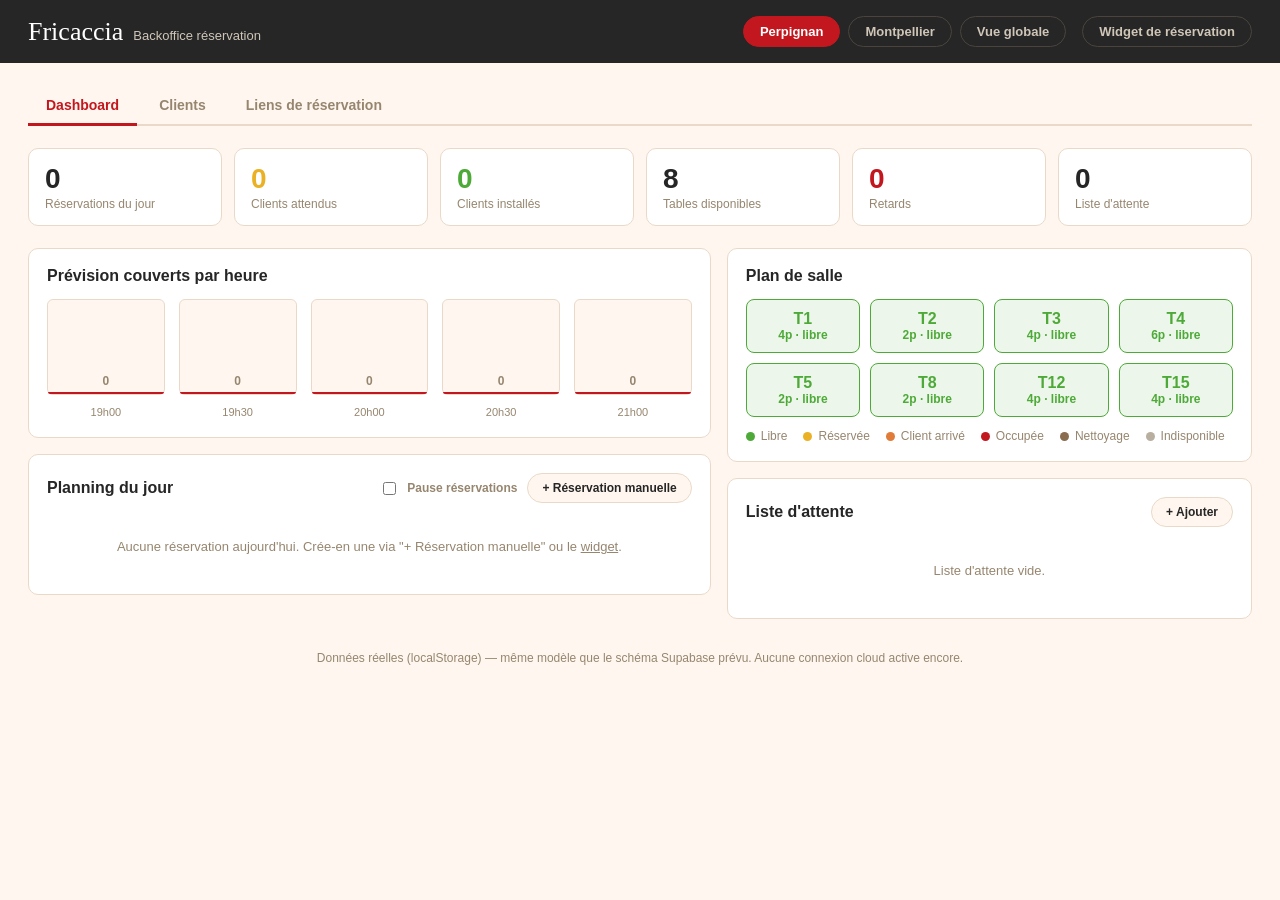
<file: mockup/dashboard-before.html>
<!DOCTYPE html>
<html lang="fr">
<head>
<meta charset="UTF-8">
<meta name="viewport" content="width=device-width, initial-scale=1.0">
<title>Fricaccia — BackOffice réservation</title>
<style>
  @font-face{font-family:'Aloevera';src:url('https://fricaccia.fr/wp-content/uploads/2025/06/AloeveraDisplay-Regular.woff') format('woff');font-weight:400;font-display:swap;}
  @font-face{font-family:'Aloevera';src:url('https://fricaccia.fr/wp-content/uploads/2025/06/AloeveraDisplay-Medium.woff') format('woff');font-weight:500;font-display:swap;}
  @font-face{font-family:'Aloevera';src:url('https://fricaccia.fr/wp-content/uploads/2025/06/AloeveraDisplay-SemiBold.woff') format('woff');font-weight:600;font-display:swap;}
  @font-face{font-family:'Aloevera';src:url('https://fricaccia.fr/wp-content/uploads/2025/06/AloeveraDisplay-Bold.woff') format('woff');font-weight:700;font-display:swap;}
  @font-face{font-family:'Aloevera';src:url('https://fricaccia.fr/wp-content/uploads/2025/06/AloeveraDisplay-ExtraBold.woff') format('woff');font-weight:800;font-display:swap;}
  @font-face{font-family:'Candery';src:url('https://fricaccia.fr/wp-content/uploads/2025/06/Candery-Regular.woff') format('woff');font-weight:400;font-display:swap;}

  :root{
    /* Palette réelle Fricaccia (extraite du CSS Elementor du site) */
    --sugo:#C3171F;       /* rouge tomate — accent primaire */
    --char:#262626;       /* charbon — texte, bandeau comptoir */
    --paper:#FFF7EF;      /* semoule — fond de travail */
    --paper2:#FFFFFF;     /* cartes */
    --basil:#4DAA38;      /* basilic — dispo / ok */
    --amber:#EBB125;      /* crôute dorée — réservé / attention */
    --peach:#FFBC7D;      /* pêche — accent doux */
    --border:#EAD9C8;     /* liseré chaud */
    --muted:#96866f;      /* taupe chaud — texte secondaire */

    --libre:var(--basil); --reservee:var(--amber); --arrive:#E07B39;
    --occupee:var(--sugo); --nettoyage:#8A6C4E; --indispo:#B9AFA0;
  }
  *{box-sizing:border-box;}
  body{margin:0;font-family:'Aloevera',-apple-system,sans-serif;background:var(--paper);color:var(--char);}

  header{display:flex;align-items:center;justify-content:space-between;padding:16px 28px;background:var(--char);}
  .brand{display:flex;align-items:baseline;gap:10px;}
  .brand .word{font-family:'Candery',cursive;font-size:26px;color:#fff;line-height:1;}
  .brand .sub{font-size:13px;color:#cfc6b8;font-weight:500;}
  .switch{display:flex;gap:8px;align-items:center;}
  .switch button{background:transparent;border:1px solid #4a443c;color:#cfc6b8;padding:7px 16px;border-radius:20px;font-size:13px;font-weight:600;cursor:pointer;font-family:'Aloevera',sans-serif;}
  .switch button.active{background:var(--sugo);color:#fff;border-color:var(--sugo);}
  .switch a.booking-link{color:#cfc6b8;text-decoration:none;font-size:13px;margin-left:8px;padding:7px 16px;border:1px solid #4a443c;border-radius:20px;font-weight:600;}
  .switch a.booking-link:hover{color:#fff;border-color:var(--amber);}

  .tabs{display:flex;gap:4px;margin-bottom:22px;border-bottom:2px solid var(--border);}
  .tabs button{background:none;border:none;color:var(--muted);padding:10px 18px;font-size:14px;font-weight:600;cursor:pointer;border-bottom:3px solid transparent;font-family:'Aloevera',sans-serif;margin-bottom:-2px;}
  .tabs button.active{color:var(--sugo);border-bottom-color:var(--sugo);}
  .view{display:none;}
  .view.active{display:block;}
  main{padding:24px 28px;max-width:1400px;margin:0 auto;}

  .kpis{display:grid;grid-template-columns:repeat(6,1fr);gap:12px;margin-bottom:22px;}
  .kpi{background:var(--paper2);border:1px solid var(--border);border-radius:10px;padding:14px 16px;}
  .kpi .val{font-size:28px;font-weight:800;font-family:'Aloevera',sans-serif;color:var(--char);}
  .kpi .lbl{font-size:12px;color:var(--muted);margin-top:2px;}
  .kpi.warn .val{color:var(--amber);}
  .kpi.bad .val{color:var(--sugo);}
  .kpi.good .val{color:var(--basil);}

  .grid2{display:grid;grid-template-columns:1.3fr 1fr;gap:16px;}
  .card{background:var(--paper2);border:1px solid var(--border);border-radius:10px;padding:18px;margin-bottom:16px;}
  .card h2{font-size:16px;margin:0 0 14px;color:var(--char);font-weight:700;font-family:'Aloevera',sans-serif;}

  .forecast{display:flex;gap:14px;align-items:flex-end;height:120px;margin-top:4px;padding-bottom:24px;}
  .bar{flex:1;height:100%;background:var(--paper);border:1px solid var(--border);border-radius:6px;position:relative;display:flex;align-items:flex-end;justify-content:center;overflow:visible;}
  .bar .fill{width:100%;background:var(--sugo);border-radius:0 0 6px 6px;min-height:2px;position:relative;}
  .bar .lbl{position:absolute;bottom:-24px;left:50%;transform:translateX(-50%);font-size:11px;color:var(--muted);white-space:nowrap;}
  .bar .cnt{position:absolute;left:50%;transform:translateX(-50%);font-size:12px;font-weight:700;color:var(--char);white-space:nowrap;}
  .bar .cnt.zero{color:var(--muted);font-weight:600;}

  table{width:100%;border-collapse:collapse;font-size:13px;}
  th{text-align:left;color:var(--muted);font-weight:600;padding:7px 8px;border-bottom:1px solid var(--border);font-size:12px;}
  td{padding:9px 8px;border-bottom:1px solid var(--border);}
  tr:last-child td{border-bottom:none;}

  .status-pill{display:inline-block;padding:3px 10px;border-radius:12px;font-size:11px;font-weight:700;}
  .s-nouvelle{background:#FFF1E0;color:var(--amber);}
  .s-confirmee{background:#EAF5E6;color:var(--basil);}
  .s-rappelee{background:#FFF1E0;color:var(--amber);}
  .s-arrivee{background:#FDE9DA;color:var(--arrive);}
  .s-installee{background:#EAF5E6;color:var(--basil);}
  .s-commande_prise{background:#EAF5E6;color:var(--basil);}
  .s-terminee{background:#F1ECE4;color:var(--muted);}
  .s-a_nettoyer{background:#F1E7DC;color:var(--nettoyage);}
  .s-annulee{background:#F1ECE4;color:var(--muted);}
  .s-no_show{background:#FCE2E3;color:var(--sugo);}

  .actions button{background:var(--paper);border:1px solid var(--border);color:var(--char);padding:5px 10px;border-radius:6px;font-size:12px;cursor:pointer;margin-right:4px;font-weight:600;}
  .actions button:hover{border-color:var(--sugo);color:var(--sugo);}

  .salle{display:grid;grid-template-columns:repeat(4,1fr);gap:10px;}
  .table-cell{border-radius:8px;padding:10px;text-align:center;font-size:12px;border:1.5px solid var(--border);font-weight:600;cursor:default;}
  .table-cell .num{font-size:16px;font-weight:800;display:block;font-family:'Aloevera',sans-serif;}
  .t-libre{background:rgba(77,170,56,.10);border-color:var(--libre);color:var(--libre);}
  .t-reservee{background:rgba(235,177,37,.14);border-color:var(--reservee);color:#9c7a12;}
  .t-arrive{background:rgba(224,123,57,.14);border-color:var(--arrive);color:var(--arrive);}
  .t-occupee{background:rgba(195,23,31,.10);border-color:var(--occupee);color:var(--occupee);}
  .t-nettoyage{background:rgba(138,108,78,.14);border-color:var(--nettoyage);color:var(--nettoyage);}
  .t-indispo{background:rgba(185,175,160,.18);border-color:var(--indispo);color:var(--muted);}

  .waitlist-item{display:flex;justify-content:space-between;align-items:center;padding:9px 0;border-bottom:1px solid var(--border);font-size:13px;}
  .waitlist-item:last-child{border-bottom:none;}
  .waitlist-item .wtime{color:var(--muted);font-size:11px;}

  .legend{display:flex;gap:16px;flex-wrap:wrap;font-size:12px;color:var(--muted);margin-top:12px;}
  .legend span{display:flex;align-items:center;gap:6px;}
  .dot{width:9px;height:9px;border-radius:50%;display:inline-block;}

  .note{font-size:12px;color:var(--muted);margin-top:16px;text-align:center;}

  /* Clients */
  .search{width:100%;max-width:320px;background:var(--paper);border:1px solid var(--border);color:var(--char);padding:9px 14px;border-radius:20px;font-size:13px;margin-bottom:16px;font-family:'Aloevera',sans-serif;}
  .search:focus{outline:none;border-color:var(--sugo);}
  .client-row{display:flex;align-items:center;gap:12px;padding:11px 6px;border-bottom:1px solid var(--border);cursor:pointer;}
  .client-row:hover{background:var(--paper);}
  .client-row:last-child{border-bottom:none;}
  .avatar{width:38px;height:38px;border-radius:50%;background:var(--sugo);color:#fff;display:flex;align-items:center;justify-content:center;font-size:13px;font-weight:800;flex-shrink:0;font-family:'Aloevera',sans-serif;}
  .client-info{flex:1;min-width:0;}
  .client-info .name{font-size:14px;font-weight:700;}
  .client-info .meta{font-size:12px;color:var(--muted);overflow:hidden;text-overflow:ellipsis;white-space:nowrap;}
  .client-badges{display:flex;gap:6px;flex-shrink:0;}
  .badge{font-size:10px;padding:3px 9px;border-radius:10px;font-weight:700;}
  .badge.vip{background:#FDE9DA;color:var(--arrive);}
  .badge.optin{background:#EAF5E6;color:var(--basil);}
  .badge.optout{background:#F1ECE4;color:var(--muted);}
  .empty{color:var(--muted);font-size:13px;padding:22px 0;text-align:center;}

  .modal-overlay{display:none;position:fixed;inset:0;background:rgba(38,38,38,.55);align-items:center;justify-content:center;z-index:50;}
  .modal-overlay.active{display:flex;}
  .modal{background:var(--paper2);border:1px solid var(--border);border-radius:14px;padding:26px;width:420px;max-width:90vw;max-height:80vh;overflow-y:auto;}
  .modal-head{display:flex;align-items:center;gap:12px;margin-bottom:18px;}
  .modal-head .avatar{width:48px;height:48px;font-size:16px;}
  .modal-head h3{margin:0;font-size:17px;font-family:'Aloevera',sans-serif;}
  .modal-head .sub{font-size:12px;color:var(--muted);}
  .modal dl{margin:0;}
  .modal dt{font-size:11px;color:var(--muted);margin-top:14px;font-weight:600;}
  .modal dd{margin:3px 0 0;font-size:13px;}
  .modal-close{float:right;background:none;border:none;color:var(--muted);font-size:20px;cursor:pointer;}
  .hist-item{font-size:12px;padding:7px 0;border-bottom:1px solid var(--border);display:flex;justify-content:space-between;}
  .hist-item:last-child{border-bottom:none;}

  /* Liens */
  .link-form{display:grid;grid-template-columns:1fr 1fr 1fr auto;gap:10px;align-items:end;margin-bottom:18px;}
  .link-form .field label{display:block;font-size:11px;color:var(--muted);margin-bottom:5px;font-weight:600;}
  .link-form select,.link-form input{width:100%;background:var(--paper);border:1px solid var(--border);color:var(--char);padding:9px 10px;border-radius:7px;font-size:13px;font-family:'Aloevera',sans-serif;}
  .link-form button{background:var(--sugo);color:#fff;border:none;padding:9px 18px;border-radius:20px;font-size:13px;font-weight:700;cursor:pointer;white-space:nowrap;}
  .link-row{display:flex;align-items:center;gap:10px;padding:11px 6px;border-bottom:1px solid var(--border);}
  .link-row:last-child{border-bottom:none;}
  .link-resto{font-size:11px;padding:3px 10px;border-radius:10px;font-weight:700;background:#FFF1E0;color:#9c7a12;flex-shrink:0;}
  .link-body{flex:1;min-width:0;}
  .link-url{font-size:12px;color:var(--muted);overflow:hidden;text-overflow:ellipsis;white-space:nowrap;display:block;}
  .link-label{font-size:13px;font-weight:700;}
  .link-stats{font-size:11px;color:var(--muted);flex-shrink:0;text-align:right;min-width:80px;}
  .link-actions{display:flex;gap:6px;flex-shrink:0;}
  .link-actions button{background:var(--paper);border:1px solid var(--border);color:var(--char);padding:5px 10px;border-radius:6px;font-size:11px;cursor:pointer;font-weight:600;}
  .link-actions button:hover{border-color:var(--sugo);color:var(--sugo);}
  .link-actions button.danger:hover{border-color:var(--sugo);color:var(--sugo);}
  .copied{color:var(--basil)!important;border-color:var(--basil)!important;}

  /* Réservation manuelle / waitlist / salle interactive */
  .card-head{display:flex;justify-content:space-between;align-items:center;margin-bottom:14px;}
  .card-head h2{margin:0;}
  .btn-mini{background:var(--paper);border:1px solid var(--border);color:var(--char);padding:7px 14px;border-radius:20px;font-size:12px;cursor:pointer;font-weight:700;font-family:'Aloevera',sans-serif;}
  .btn-mini:hover{border-color:var(--sugo);color:var(--sugo);}
  .table-cell{transition:transform .1s;}
  .pax-select{background:var(--paper);border:1px solid var(--border);color:var(--char);padding:4px 6px;border-radius:6px;font-size:11px;width:60px;}
  .form-grid{display:grid;grid-template-columns:1fr 1fr 1fr 1fr;gap:10px;margin-bottom:14px;}
  .form-grid .field label{display:block;font-size:11px;color:var(--muted);margin-bottom:4px;font-weight:600;}
  .form-grid input,.form-grid select{width:100%;background:var(--paper);border:1px solid var(--border);color:var(--char);padding:8px 10px;border-radius:7px;font-size:13px;font-family:'Aloevera',sans-serif;}
  .waitlist-item button{background:var(--paper);border:1px solid var(--border);color:var(--char);padding:3px 9px;border-radius:5px;font-size:11px;cursor:pointer;margin-left:6px;font-weight:600;}
  .pause-toggle{display:flex;align-items:center;gap:8px;font-size:12px;color:var(--muted);font-weight:600;}
  .pause-toggle input{width:auto;}
  .retard-badge{color:var(--sugo);font-weight:700;}
</style>
</head>
<body>

<header>
  <div class="brand">
    <span class="word">Fricaccia</span>
    <span class="sub">Backoffice réservation</span>
  </div>
  <div class="switch">
    <button class="resto-btn active" data-resto="Perpignan">Perpignan</button>
    <button class="resto-btn" data-resto="Montpellier">Montpellier</button>
    <button class="resto-btn" data-resto="">Vue globale</button>
    <a class="booking-link" href="booking.html">Widget de réservation</a>
  </div>
</header>

<main>

  <div class="tabs">
    <button class="tab-btn active" data-view="dashboard">Dashboard</button>
    <button class="tab-btn" data-view="clients">Clients</button>
    <button class="tab-btn" data-view="links">Liens de réservation</button>
  </div>

  <div class="view active" id="view-dashboard">
  <div class="kpis" id="kpisRow"></div>

  <div class="grid2">
    <div>
      <div class="card">
        <h2>Prévision couverts par heure</h2>
        <div class="forecast" id="forecastRow"></div>
      </div>

      <div class="card">
        <div class="card-head">
          <h2 style="margin:0;">Planning du jour</h2>
          <div style="display:flex;gap:10px;align-items:center;">
            <label class="pause-toggle"><input type="checkbox" id="pauseToggle"> Pause réservations</label>
            <button class="btn-mini" id="newResaBtn">+ Réservation manuelle</button>
          </div>
        </div>
        <div id="planningTable"></div>
      </div>
    </div>

    <div>
      <div class="card">
        <h2>Plan de salle</h2>
        <div class="salle" id="salleGrid"></div>
        <div class="legend">
          <span><i class="dot" style="background:var(--libre)"></i>Libre</span>
          <span><i class="dot" style="background:var(--reservee)"></i>Réservée</span>
          <span><i class="dot" style="background:var(--arrive)"></i>Client arrivé</span>
          <span><i class="dot" style="background:var(--occupee)"></i>Occupée</span>
          <span><i class="dot" style="background:var(--nettoyage)"></i>Nettoyage</span>
          <span><i class="dot" style="background:var(--indispo)"></i>Indisponible</span>
        </div>
      </div>

      <div class="card">
        <div class="card-head">
          <h2 style="margin:0;">Liste d'attente</h2>
          <button class="btn-mini" id="addWaitBtn">+ Ajouter</button>
        </div>
        <div id="waitlistBox"></div>
      </div>
    </div>
  </div>

  <p class="note">Données réelles (localStorage) — même modèle que le schéma Supabase prévu. Aucune connexion cloud active encore.</p>
  </div>

  <div class="view" id="view-clients">
    <div class="card">
      <h2>Fiches clients</h2>
      <input type="text" class="search" id="clientSearch" placeholder="Rechercher par nom, email ou téléphone...">
      <div id="clientList"></div>
    </div>
    <p class="note">Fiches générées automatiquement à partir des infos saisies au moment de la réservation (widget site). Ajoute une réservation via le <a href="booking.html" style="color:var(--accent);">widget</a> pour voir apparaître un client ici.</p>
  </div>

  <div class="view" id="view-links">
    <div class="card">
      <h2>Créer un lien de réservation</h2>
      <div class="link-form">
        <div class="field">
          <label>Restaurant</label>
          <select id="newLinkResto">
            <option value="Perpignan">Perpignan</option>
            <option value="Montpellier">Montpellier</option>
          </select>
        </div>
        <div class="field">
          <label>Source</label>
          <select id="newLinkSource">
            <option value="site">Site internet</option>
            <option value="instagram">Instagram</option>
            <option value="google">Google / GBP</option>
            <option value="qr">QR code table</option>
            <option value="whatsapp">WhatsApp</option>
            <option value="interne">Réservation interne</option>
          </select>
        </div>
        <div class="field">
          <label>Libellé (optionnel)</label>
          <input type="text" id="newLinkLabel" placeholder="ex: story Insta sept.">
        </div>
        <button id="createLinkBtn">+ Générer le lien</button>
      </div>
      <div id="linksList"></div>
    </div>
    <p class="note">Chaque lien préremplit le restaurant + trace la source sur la réservation créée. En prod (Vercel) : URL propre par resto (<code>/montpellier</code>, <code>/perpignan</code>) via rewrite — même pattern que <code>/blog/:slug</code> chez TR Réflexologie.</p>
  </div>

</main>

<div class="modal-overlay" id="clientModal">
  <div class="modal">
    <button class="modal-close" id="modalClose">✕</button>
    <div class="modal-head">
      <div class="avatar" id="modalAvatar">--</div>
      <div>
        <h3 id="modalName">—</h3>
        <div class="sub" id="modalSub">—</div>
      </div>
    </div>
    <dl>
      <dt>Email</dt><dd id="modalEmail">—</dd>
      <dt>Téléphone</dt><dd id="modalTel">—</dd>
      <dt>Consentement marketing</dt><dd id="modalConsent">—</dd>
      <dt>Historique des réservations</dt>
      <dd><div id="modalHistory"></div></dd>
    </dl>
  </div>
</div>

<div class="modal-overlay" id="resaModal">
  <div class="modal">
    <button class="modal-close" id="resaModalClose">✕</button>
    <h3 style="margin-top:0;">Nouvelle réservation manuelle</h3>
    <div class="form-grid">
      <div class="field"><label>Nom</label><input type="text" id="mrNom"></div>
      <div class="field"><label>Prénom</label><input type="text" id="mrPrenom"></div>
      <div class="field"><label>Téléphone</label><input type="tel" id="mrTel"></div>
      <div class="field"><label>Email</label><input type="email" id="mrEmail"></div>
      <div class="field"><label>Pers.</label><input type="number" id="mrPax" value="2" min="1"></div>
      <div class="field"><label>Heure</label><input type="time" id="mrHeure" value="19:30"></div>
      <div class="field"><label>Source</label>
        <select id="mrSource"><option value="telephone">Téléphone</option><option value="spontane">Passage spontané</option><option value="interne">Interne</option></select>
      </div>
      <div class="field"><label>Note</label><input type="text" id="mrNote" placeholder="Optionnel"></div>
    </div>
    <button class="btn-mini" id="mrSubmit" style="width:100%;background:var(--accent);color:#fff;border:none;padding:10px;">Créer la réservation</button>
  </div>
</div>

<div class="modal-overlay" id="waitModal">
  <div class="modal">
    <button class="modal-close" id="waitModalClose">✕</button>
    <h3 style="margin-top:0;">Ajouter à la liste d'attente</h3>
    <div class="form-grid" style="grid-template-columns:1fr 1fr;">
      <div class="field"><label>Nom</label><input type="text" id="wNom"></div>
      <div class="field"><label>Pers.</label><input type="number" id="wPax" value="2" min="1"></div>
      <div class="field"><label>Téléphone</label><input type="tel" id="wTel"></div>
      <div class="field"><label>Attente estimée (min)</label><input type="number" id="wAttente" value="15"></div>
    </div>
    <button class="btn-mini" id="waitSubmit" style="width:100%;background:var(--accent);color:#fff;border:none;padding:10px;">Ajouter</button>
  </div>
</div>

<script>
  const STORE_KEY = 'fricaccia_reservations';
  const TABLES_KEY = 'fricaccia_tables_config';
  const WAIT_KEY = 'fricaccia_waitlist';
  const PAUSE_KEY = 'fricaccia_pause';

  function loadReservations(){
    try { return JSON.parse(localStorage.getItem(STORE_KEY)) || []; } catch(e){ return []; }
  }
  function saveReservations(list){ localStorage.setItem(STORE_KEY, JSON.stringify(list)); }

  // Config plan de salle — structure fixe (setup restaurant, pas donnée client fictive)
  function loadTablesConfig(){
    let cfg = JSON.parse(localStorage.getItem(TABLES_KEY) || 'null');
    if (!cfg) {
      cfg = {
        Perpignan:   [{n:'T1',c:4},{n:'T2',c:2},{n:'T3',c:4},{n:'T4',c:6},{n:'T5',c:2},{n:'T8',c:2},{n:'T12',c:4},{n:'T15',c:4}],
        Montpellier: [{n:'M1',c:4},{n:'M2',c:2},{n:'M3',c:4},{n:'M4',c:6},{n:'M5',c:2},{n:'M6',c:4}]
      };
      localStorage.setItem(TABLES_KEY, JSON.stringify(cfg));
    }
    return cfg;
  }

  function loadWaitlist(){ try { return JSON.parse(localStorage.getItem(WAIT_KEY)) || []; } catch(e){ return []; } }
  function saveWaitlist(l){ localStorage.setItem(WAIT_KEY, JSON.stringify(l)); }

  function loadPauses(){ try { return JSON.parse(localStorage.getItem(PAUSE_KEY)) || {}; } catch(e){ return {}; } }
  function savePauses(p){ localStorage.setItem(PAUSE_KEY, JSON.stringify(p)); }

  let currentResto = 'Perpignan';

  function todayLocal(){
    const d = new Date();
    return `${d.getFullYear()}-${String(d.getMonth()+1).padStart(2,'0')}-${String(d.getDate()).padStart(2,'0')}`;
  }

  const STATUT_LABELS = {
    nouvelle:'Nouvelle', confirmee:'Confirmée', rappelee:'Rappelée', retard:'Retard',
    arrivee:'Arrivé', installee:'Installé', commande_prise:'Commande prise',
    terminee:'Terminé', a_nettoyer:'À nettoyer', annulee:'Annulée', no_show:'No-show', nouvelle_liste:'Nouvelle'
  };
  const STATUT_ORDER = ['nouvelle','confirmee','arrivee','installee','commande_prise','terminee','a_nettoyer'];

  function nextStatut(s){
    const i = STATUT_ORDER.indexOf(s);
    if (i === -1 || i === STATUT_ORDER.length - 1) return s;
    return STATUT_ORDER[i+1];
  }

  function filteredReservations(){
    const all = loadReservations();
    if (!currentResto) return all;
    return all.filter(r => r.restaurant === currentResto);
  }

  function renderKpis(){
    const list = filteredReservations().filter(r => r.date === todayLocal() && r.statut !== 'annulee');
    const attendus = list.filter(r => ['nouvelle','confirmee','rappelee'].includes(r.statut)).length;
    const installes = list.filter(r => ['installee','commande_prise'].includes(r.statut)).length;
    const noshow = list.filter(r => r.statut === 'no_show').length;
    const tablesCfg = loadTablesConfig();
    const totalTables = currentResto ? (tablesCfg[currentResto]||[]).length
      : Object.values(tablesCfg).reduce((a,v)=>a+v.length,0);
    const tablesOccupees = new Set(list.filter(r => r.tableNum && ['arrivee','installee','commande_prise'].includes(r.statut)).map(r=>r.tableNum)).size;
    const now = new Date();
    const retards = list.filter(r => {
      if (!['nouvelle','confirmee','rappelee'].includes(r.statut)) return false;
      const [h,m] = r.heure.split(':').map(Number);
      const resaTime = new Date(); resaTime.setHours(h,m,0,0);
      return now - resaTime > 10*60*1000;
    }).length;
    const wait = loadWaitlist().filter(w => !currentResto || w.restaurant === currentResto);

    document.getElementById('kpisRow').innerHTML = `
      <div class="kpi"><div class="val">${list.length}</div><div class="lbl">Réservations du jour</div></div>
      <div class="kpi warn"><div class="val">${attendus}</div><div class="lbl">Clients attendus</div></div>
      <div class="kpi good"><div class="val">${installes}</div><div class="lbl">Clients installés</div></div>
      <div class="kpi"><div class="val">${Math.max(totalTables - tablesOccupees,0)}</div><div class="lbl">Tables disponibles</div></div>
      <div class="kpi bad"><div class="val">${retards}</div><div class="lbl">Retards</div></div>
      <div class="kpi"><div class="val">${wait.length}</div><div class="lbl">Liste d'attente</div></div>
    `;
  }

  function renderForecast(){
    const list = filteredReservations().filter(r => r.date === todayLocal() && r.statut !== 'annulee');
    const slots = ['19:00','19:30','20:00','20:30','21:00'];
    const counts = slots.map(s => list.filter(r => r.heure === s).reduce((a,r)=>a+Number(r.pax||0),0));
    const max = Math.max(...counts, 1);
    document.getElementById('forecastRow').innerHTML = slots.map((s,i) => {
      const pct = counts[i] / max * 100;
      const cntClass = counts[i] === 0 ? 'cnt zero' : 'cnt';
      return `<div class="bar">
        <div class="fill" style="height:${pct}%"></div>
        <span class="${cntClass}" style="bottom:calc(${pct}% + 6px)">${counts[i]}</span>
        <span class="lbl">${s.replace(':','h')}</span>
      </div>`;
    }).join('');
  }

  function renderPlanning(){
    const list = filteredReservations().filter(r => r.date === todayLocal() && r.statut !== 'annulee')
      .sort((a,b) => a.heure.localeCompare(b.heure));
    const el = document.getElementById('planningTable');

    const pauses = loadPauses();
    document.getElementById('pauseToggle').checked = currentResto ? !!pauses[currentResto] : false;
    document.getElementById('pauseToggle').disabled = !currentResto;

    if (list.length === 0) {
      el.innerHTML = '<div class="empty">Aucune réservation aujourd\'hui. Crée-en une via "+ Réservation manuelle" ou le <a href="booking.html" style="color:var(--accent);">widget</a>.</div>';
      return;
    }
    const tablesCfg = currentResto ? tablesFor(currentResto) : [];
    el.innerHTML = `<table>
      <tr><th>Heure</th><th>Client</th><th>Pers.</th><th>Table</th><th>Statut</th><th>Actions</th></tr>
      ${list.map(r => {
        const isRetard = ['nouvelle','confirmee','rappelee'].includes(r.statut) && isLate(r);
        return `<tr data-id="${r.id}">
          <td>${r.heure}${isRetard ? ' <span class="retard-badge">⚠</span>' : ''}</td>
          <td>${r.prenom||''} ${r.nom||''}</td>
          <td>${r.pax}</td>
          <td>
            <select class="pax-select table-assign">
              <option value="">—</option>
              ${(tablesCfg.length?tablesCfg:(tablesFor(r.restaurant))).map(t=>`<option value="${t.n}" ${r.tableNum===t.n?'selected':''}>${t.n}</option>`).join('')}
            </select>
          </td>
          <td><span class="status-pill s-${r.statut}">${STATUT_LABELS[r.statut]||r.statut}</span></td>
          <td class="actions">
            ${r.statut !== 'annulee' && r.statut !== 'terminee' ? `<button class="advance-btn">${STATUT_LABELS[nextStatut(r.statut)] || 'Avancer'}</button>` : ''}
            ${!['annulee','no_show','terminee'].includes(r.statut) ? '<button class="noshow-btn">No-show</button>' : ''}
          </td>
        </tr>`;
      }).join('')}
    </table>`;

    el.querySelectorAll('tr[data-id]').forEach(row => {
      const id = row.dataset.id;
      const advBtn = row.querySelector('.advance-btn');
      if (advBtn) advBtn.addEventListener('click', () => updateReservation(id, r => r.statut = nextStatut(r.statut)));
      const noBtn = row.querySelector('.noshow-btn');
      if (noBtn) noBtn.addEventListener('click', () => updateReservation(id, r => r.statut = 'no_show'));
      row.querySelector('.table-assign').addEventListener('change', (e) => updateReservation(id, r => r.tableNum = e.target.value || null));
    });
  }

  function isLate(r){
    const [h,m] = r.heure.split(':').map(Number);
    const t = new Date(); t.setHours(h,m,0,0);
    return new Date() - t > 10*60*1000;
  }

  function updateReservation(id, mutate){
    const list = loadReservations();
    const r = list.find(x => x.id === id);
    if (!r) return;
    mutate(r);
    saveReservations(list);
    renderAll();
  }

  function tablesFor(resto){
    return loadTablesConfig()[resto] || [];
  }

  function renderSalle(){
    const el = document.getElementById('salleGrid');
    const resto = currentResto || 'Perpignan';
    const tables = tablesFor(resto);
    const today = todayLocal();
    const list = loadReservations().filter(r => r.restaurant === resto && r.date === today && r.statut !== 'annulee');

    el.innerHTML = tables.map(t => {
      const r = list.find(x => x.tableNum === t.n);
      let cls = 't-libre', label = 'libre';
      if (r) {
        if (['installee','commande_prise'].includes(r.statut)) { cls='t-occupee'; label='occupée'; }
        else if (r.statut === 'arrivee') { cls='t-arrive'; label='arrivé'; }
        else if (['nouvelle','confirmee','rappelee'].includes(r.statut)) { cls='t-reservee'; label=r.heure; }
        else if (r.statut === 'a_nettoyer') { cls='t-nettoyage'; label='nettoyage'; }
      }
      return `<div class="table-cell ${cls}"><span class="num">${t.n}</span>${t.c}p · ${label}</div>`;
    }).join('');
  }

  function renderWaitlist(){
    const el = document.getElementById('waitlistBox');
    const list = loadWaitlist().filter(w => !currentResto || w.restaurant === currentResto);
    if (list.length === 0) {
      el.innerHTML = '<div class="empty">Liste d\'attente vide.</div>';
      return;
    }
    el.innerHTML = list.map(w => `
      <div class="waitlist-item" data-id="${w.id}">
        <div>${w.nom} — ${w.pax} pers. ${w.tel ? '· '+w.tel : ''}</div>
        <div class="wtime">${w.heureAjout} · att. ~${w.attente}min <button class="wait-remove">Retirer</button></div>
      </div>
    `).join('');
    el.querySelectorAll('.wait-remove').forEach(btn => {
      btn.addEventListener('click', (e) => {
        const id = e.target.closest('[data-id]').dataset.id;
        saveWaitlist(loadWaitlist().filter(w => w.id !== id));
        renderWaitlist();
        renderKpis();
      });
    });
  }

  function renderAll(){
    renderKpis();
    renderForecast();
    renderPlanning();
    renderSalle();
    renderWaitlist();
  }

  // Switch restaurant
  document.querySelectorAll('.resto-btn').forEach(btn => {
    btn.addEventListener('click', () => {
      document.querySelectorAll('.resto-btn').forEach(b => b.classList.remove('active'));
      btn.classList.add('active');
      currentResto = btn.dataset.resto;
      renderAll();
    });
  });

  // Pause réservations (par restaurant)
  document.getElementById('pauseToggle').addEventListener('change', (e) => {
    if (!currentResto) return;
    const p = loadPauses();
    p[currentResto] = e.target.checked;
    savePauses(p);
  });

  // Nouvelle réservation manuelle
  document.getElementById('newResaBtn').addEventListener('click', () => {
    document.getElementById('resaModal').classList.add('active');
  });
  document.getElementById('resaModalClose').addEventListener('click', () => {
    document.getElementById('resaModal').classList.remove('active');
  });
  document.getElementById('mrSubmit').addEventListener('click', () => {
    const nom = document.getElementById('mrNom').value.trim();
    if (!nom) { document.getElementById('mrNom').focus(); return; }
    const list = loadReservations();
    list.push({
      id: 'r_' + Date.now(),
      restaurant: currentResto || 'Perpignan',
      pax: document.getElementById('mrPax').value,
      date: todayLocal(),
      heure: document.getElementById('mrHeure').value,
      nom, prenom: document.getElementById('mrPrenom').value,
      tel: document.getElementById('mrTel').value,
      email: document.getElementById('mrEmail').value,
      note: document.getElementById('mrNote').value,
      consentement: false,
      statut: 'confirmee',
      source: document.getElementById('mrSource').value,
      linkId: null,
      creeLe: new Date().toISOString()
    });
    saveReservations(list);
    document.getElementById('resaModal').classList.remove('active');
    ['mrNom','mrPrenom','mrTel','mrEmail','mrNote'].forEach(id => document.getElementById(id).value = '');
    renderAll();
  });

  // Liste d'attente — ajout manuel
  document.getElementById('addWaitBtn').addEventListener('click', () => {
    document.getElementById('waitModal').classList.add('active');
  });
  document.getElementById('waitModalClose').addEventListener('click', () => {
    document.getElementById('waitModal').classList.remove('active');
  });
  document.getElementById('waitSubmit').addEventListener('click', () => {
    const nom = document.getElementById('wNom').value.trim();
    if (!nom) { document.getElementById('wNom').focus(); return; }
    const list = loadWaitlist();
    const now = new Date();
    list.push({
      id: 'w_' + Date.now(),
      restaurant: currentResto || 'Perpignan',
      nom, pax: document.getElementById('wPax').value,
      tel: document.getElementById('wTel').value,
      attente: document.getElementById('wAttente').value,
      heureAjout: `${String(now.getHours()).padStart(2,'0')}:${String(now.getMinutes()).padStart(2,'0')}`
    });
    saveWaitlist(list);
    document.getElementById('waitModal').classList.remove('active');
    ['wNom','wTel'].forEach(id => document.getElementById(id).value = '');
    document.getElementById('waitModal').classList.remove('active');
    renderAll();
  });

  // Onglets
  document.querySelectorAll('.tab-btn').forEach(btn => {
    btn.addEventListener('click', () => {
      document.querySelectorAll('.tab-btn').forEach(b => b.classList.remove('active'));
      document.querySelectorAll('.view').forEach(v => v.classList.remove('active'));
      btn.classList.add('active');
      document.getElementById('view-' + btn.dataset.view).classList.add('active');
      if (btn.dataset.view === 'clients') renderClients();
      if (btn.dataset.view === 'links') renderLinks();
    });
  });

  // Gestionnaire de liens
  const LINKS_KEY = 'fricaccia_links';
  function loadLinks(){
    try { return JSON.parse(localStorage.getItem(LINKS_KEY)) || []; } catch(e){ return []; }
  }
  function saveLinks(list){
    localStorage.setItem(LINKS_KEY, JSON.stringify(list));
  }

  document.getElementById('createLinkBtn').addEventListener('click', () => {
    const links = loadLinks();
    const link = {
      id: 'l_' + Date.now(),
      restaurant: document.getElementById('newLinkResto').value,
      source: document.getElementById('newLinkSource').value,
      label: document.getElementById('newLinkLabel').value || '',
      clics: 0,
      resas: 0,
      creeLe: new Date().toISOString()
    };
    links.push(link);
    saveLinks(links);
    document.getElementById('newLinkLabel').value = '';
    renderLinks();
  });

  function linkUrl(link){
    return `booking.html?link=${link.id}`;
  }

  function renderLinks(){
    const links = loadLinks();
    const el = document.getElementById('linksList');
    if (links.length === 0) {
      el.innerHTML = '<div class="empty">Aucun lien créé. Génère-en un ci-dessus (ex: un par restaurant, ou un par canal Instagram/Google/QR).</div>';
      return;
    }
    // compte les résas réelles par lien
    const res = loadReservations();
    links.forEach(l => { l.resas = res.filter(r => r.linkId === l.id).length; });

    el.innerHTML = links.slice().reverse().map(l => `
      <div class="link-row" data-id="${l.id}">
        <span class="link-resto">${l.restaurant}</span>
        <div class="link-body">
          <div class="link-label">${l.label || (l.source.charAt(0).toUpperCase() + l.source.slice(1))}</div>
          <span class="link-url">${window.location.origin}${window.location.pathname.replace('index.html','')}${linkUrl(l)}</span>
        </div>
        <div class="link-stats">${l.clics} clic(s) · ${l.resas} résa(s)</div>
        <div class="link-actions">
          <button class="copy-btn">Copier</button>
          <button class="danger del-btn">Suppr.</button>
        </div>
      </div>
    `).join('');

    el.querySelectorAll('.link-row').forEach(row => {
      const id = row.dataset.id;
      const link = links.find(l => l.id === id);
      row.querySelector('.copy-btn').addEventListener('click', (e) => {
        const url = window.location.origin + window.location.pathname.replace('index.html','') + linkUrl(link);
        navigator.clipboard.writeText(url).then(() => {
          e.target.textContent = 'Copié ✓';
          e.target.classList.add('copied');
          setTimeout(() => { e.target.textContent = 'Copier'; e.target.classList.remove('copied'); }, 1500);
        });
      });
      row.querySelector('.del-btn').addEventListener('click', () => {
        saveLinks(loadLinks().filter(l => l.id !== id));
        renderLinks();
      });
    });
  }

  function initials(prenom, nom){
    return ((prenom||'?')[0] + (nom||'?')[0]).toUpperCase();
  }

  function buildClients(){
    const res = loadReservations();
    const map = {};
    res.forEach(r => {
      const key = (r.email || r.tel || '').toLowerCase();
      if (!key) return;
      if (!map[key]) {
        map[key] = { nom: r.nom, prenom: r.prenom, email: r.email, tel: r.tel, consentement: false, historique: [] };
      }
      map[key].consentement = map[key].consentement || !!r.consentement;
      map[key].historique.push(r);
    });
    return Object.values(map);
  }

  function renderClients(filter){
    const listEl = document.getElementById('clientList');
    let clients = buildClients();
    if (filter) {
      const f = filter.toLowerCase();
      clients = clients.filter(c =>
        (c.nom||'').toLowerCase().includes(f) ||
        (c.prenom||'').toLowerCase().includes(f) ||
        (c.email||'').toLowerCase().includes(f) ||
        (c.tel||'').includes(f)
      );
    }
    if (clients.length === 0) {
      listEl.innerHTML = '<div class="empty">Aucun client encore — réserve via le widget pour en créer un.</div>';
      return;
    }
    listEl.innerHTML = clients.map((c, i) => `
      <div class="client-row" data-idx="${i}">
        <div class="avatar">${initials(c.prenom, c.nom)}</div>
        <div class="client-info">
          <div class="name">${c.prenom || ''} ${c.nom || ''}</div>
          <div class="meta">${c.email || '—'} · ${c.tel || '—'} · ${c.historique.length} résa(s)</div>
        </div>
        <div class="client-badges">
          ${c.consentement ? '<span class="badge optin">Opt-in</span>' : '<span class="badge optout">Sans consentement</span>'}
        </div>
      </div>
    `).join('');

    listEl.querySelectorAll('.client-row').forEach(row => {
      row.addEventListener('click', () => openClientModal(clients[row.dataset.idx]));
    });
  }

  function openClientModal(c){
    document.getElementById('modalAvatar').textContent = initials(c.prenom, c.nom);
    document.getElementById('modalName').textContent = `${c.prenom || ''} ${c.nom || ''}`;
    document.getElementById('modalSub').textContent = `${c.historique.length} réservation(s)`;
    document.getElementById('modalEmail').textContent = c.email || '—';
    document.getElementById('modalTel').textContent = c.tel || '—';
    document.getElementById('modalConsent').innerHTML = c.consentement
      ? '<span class="badge optin">Opt-in — emails autorisés</span>'
      : '<span class="badge optout">Aucun consentement — ne pas démarcher</span>';
    document.getElementById('modalHistory').innerHTML = c.historique.map(r => `
      <div class="hist-item">
        <span>${r.date} · ${r.heure} · ${r.pax}p · ${r.restaurant}</span>
        <span style="color:var(--muted);">${r.statut}</span>
      </div>
    `).join('');
    document.getElementById('clientModal').classList.add('active');
  }
  document.getElementById('modalClose').addEventListener('click', () => {
    document.getElementById('clientModal').classList.remove('active');
  });
  document.getElementById('clientModal').addEventListener('click', (e) => {
    if (e.target.id === 'clientModal') e.currentTarget.classList.remove('active');
  });

  document.getElementById('clientSearch').addEventListener('input', (e) => renderClients(e.target.value));

  renderAll();
</script>

</body>
</html>
</file>
